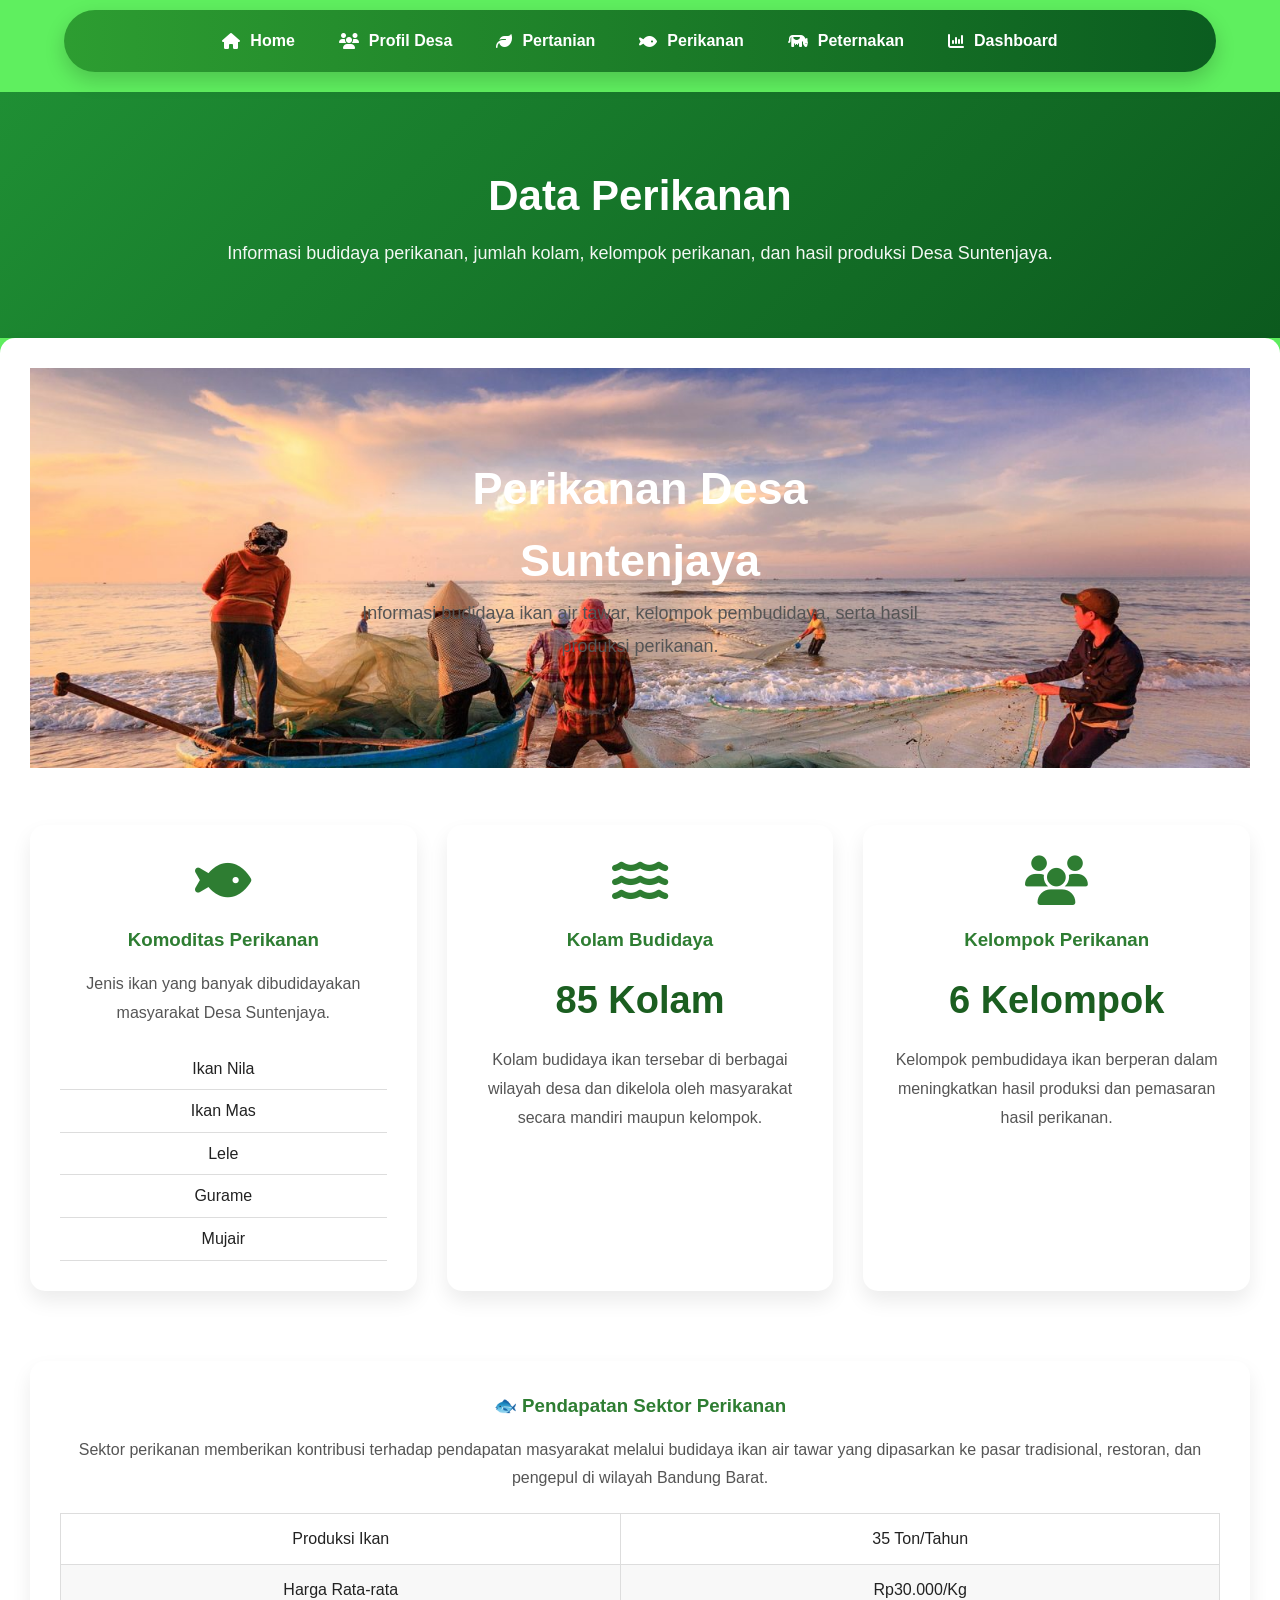
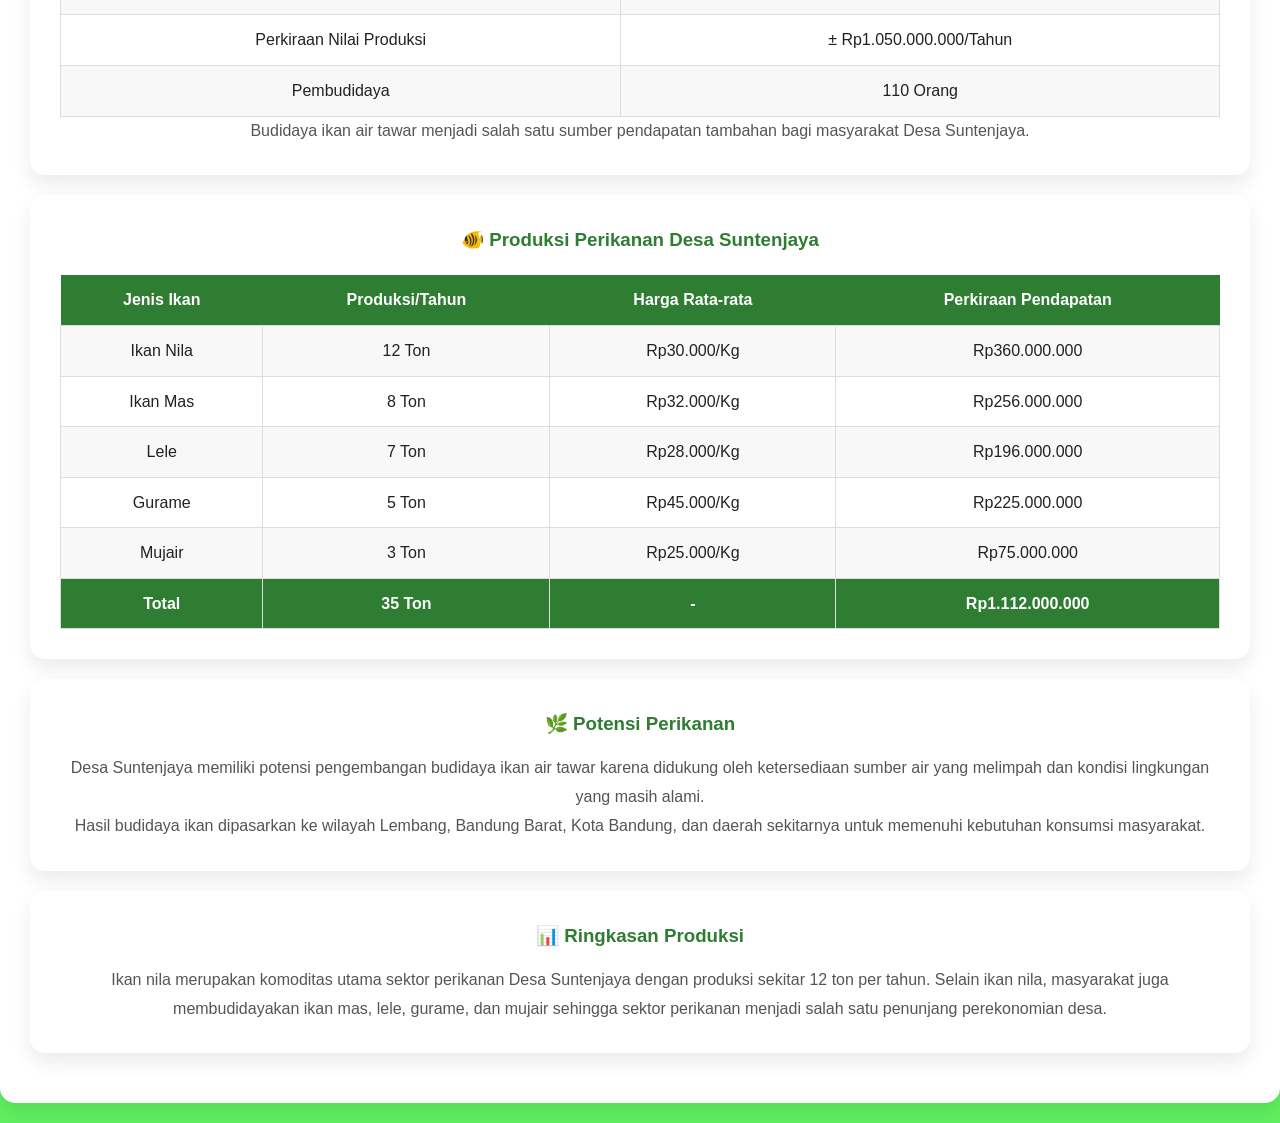
<file: perikanan.html>
<!DOCTYPE html>
<html lang="id">
<head>
<meta charset="UTF-8">
<meta name="viewport" content="width=device-width, initial-scale=1.0">

<title>Perikanan Desa Suntenjaya</title>

<link rel="stylesheet" href="style.css">

<link rel="stylesheet"
href="https://cdnjs.cloudflare.com/ajax/libs/font-awesome/6.5.0/css/all.min.css">

</head>

<body>
<nav class="navbar">
    <div class="container nav-container">
      <ul class="nav-menu">
        <li><a href="index.html"><i class="fa-solid fa-house"></i> Home</a></li>
        <li><a href="profil.html"><i class="fa-solid fa-users"></i> Profil Desa</a></li>
        <li><a href="pertanian.html"><i class="fa-solid fa-leaf"></i> Pertanian</a></li>
        <li><a href="perikanan.html"><i class="fa-solid fa-fish"></i> Perikanan</a></li>
        <li><a href="peternakan.html"><i class="fa-solid fa-cow"></i> Peternakan</a></li>
        <li><a href="dashboard.html"><i class="fa-solid fa-chart-column"></i> Dashboard</a></li>
      </ul>
    </div>
  </nav>
<!-- HEADER -->
<section class="page-header">

<h1>Data Perikanan</h1>

<p>
Informasi budidaya perikanan, jumlah kolam, kelompok perikanan,
dan hasil produksi Desa Suntenjaya.
</p>

</section>
<div class="info-card">
  <section class="hero-pertanian">

    <img src="gambar/perikanan.jpg">

    <div class="hero-text">

        <h1>Perikanan Desa Suntenjaya</h1>

        <p>
   Informasi budidaya ikan air tawar,
kelompok pembudidaya,
serta hasil produksi perikanan.
        </p>

    </div>

</section>

<!-- INFORMASI -->
<section class="info-pertanian">

<div class="info-card">

<i class="fa-solid fa-fish"></i>

<h3>Komoditas Perikanan</h3>

<p>
Jenis ikan yang banyak dibudidayakan masyarakat Desa Suntenjaya.
</p>

<ul>

<li>Ikan Nila</li>
<li>Ikan Mas</li>
<li>Lele</li>
<li>Gurame</li>
<li>Mujair</li>

</ul>

</div>

<div class="info-card">

<i class="fa-solid fa-water"></i>

<h3>Kolam Budidaya</h3>

<h2>85 Kolam</h2>

<p>

Kolam budidaya ikan tersebar di berbagai wilayah desa
dan dikelola oleh masyarakat secara mandiri maupun kelompok.

</p>

</div>

<div class="info-card">

<i class="fa-solid fa-users"></i>

<h3>Kelompok Perikanan</h3>

<h2>6 Kelompok</h2>

<p>

Kelompok pembudidaya ikan berperan dalam meningkatkan
hasil produksi dan pemasaran hasil perikanan.

</p>

</div>

</section>

<!-- PENDAPATAN -->
<div class="info-card">

<h3>🐟 Pendapatan Sektor Perikanan</h3>

<p>

Sektor perikanan memberikan kontribusi terhadap
pendapatan masyarakat melalui budidaya ikan air tawar
yang dipasarkan ke pasar tradisional, restoran,
dan pengepul di wilayah Bandung Barat.

</p>

<table class="table-data">

<tr>

<td>Produksi Ikan</td>

<td>35 Ton/Tahun</td>

</tr>

<tr>

<td>Harga Rata-rata</td>

<td>Rp30.000/Kg</td>

</tr>

<tr>

<td>Perkiraan Nilai Produksi</td>

<td>± Rp1.050.000.000/Tahun</td>

</tr>

<tr>

<td>Pembudidaya</td>

<td>110 Orang</td>

</tr>

</table>

<p>

Budidaya ikan air tawar menjadi salah satu sumber
pendapatan tambahan bagi masyarakat Desa Suntenjaya.

</p>

</div>

<!-- HASIL PRODUKSI -->
<div class="info-card">

<h3>🐠 Produksi Perikanan Desa Suntenjaya</h3>

<table class="table-data">

<tr>

<th>Jenis Ikan</th>

<th>Produksi/Tahun</th>

<th>Harga Rata-rata</th>

<th>Perkiraan Pendapatan</th>

</tr>

<tr>

<td>Ikan Nila</td>

<td>12 Ton</td>

<td>Rp30.000/Kg</td>

<td>Rp360.000.000</td>

</tr>

<tr>

<td>Ikan Mas</td>

<td>8 Ton</td>

<td>Rp32.000/Kg</td>

<td>Rp256.000.000</td>

</tr>

<tr>

<td>Lele</td>

<td>7 Ton</td>

<td>Rp28.000/Kg</td>

<td>Rp196.000.000</td>

</tr>

<tr>

<td>Gurame</td>

<td>5 Ton</td>

<td>Rp45.000/Kg</td>

<td>Rp225.000.000</td>

</tr>

<tr>

<td>Mujair</td>

<td>3 Ton</td>

<td>Rp25.000/Kg</td>

<td>Rp75.000.000</td>

</tr>

<tr style="background:#2e7d32;color:white;font-weight:bold;">

<td>Total</td>

<td>35 Ton</td>

<td>-</td>

<td>Rp1.112.000.000</td>

</tr>

</table>

</div>

<!-- POTENSI -->
<div class="info-card">

<h3>🌿 Potensi Perikanan</h3>

<p>

Desa Suntenjaya memiliki potensi pengembangan
budidaya ikan air tawar karena didukung oleh
ketersediaan sumber air yang melimpah dan kondisi
lingkungan yang masih alami.

</p>

<p>

Hasil budidaya ikan dipasarkan ke wilayah Lembang,
Bandung Barat, Kota Bandung, dan daerah sekitarnya
untuk memenuhi kebutuhan konsumsi masyarakat.

</p>

</div>

<!-- RINGKASAN -->
<div class="info-card">

<h3>📊 Ringkasan Produksi</h3>

<p>

Ikan nila merupakan komoditas utama sektor
perikanan Desa Suntenjaya dengan produksi
sekitar 12 ton per tahun.

Selain ikan nila, masyarakat juga membudidayakan
ikan mas, lele, gurame, dan mujair sehingga
sektor perikanan menjadi salah satu penunjang
perekonomian desa.

</p>

</div>

</body>
</html>
</file>
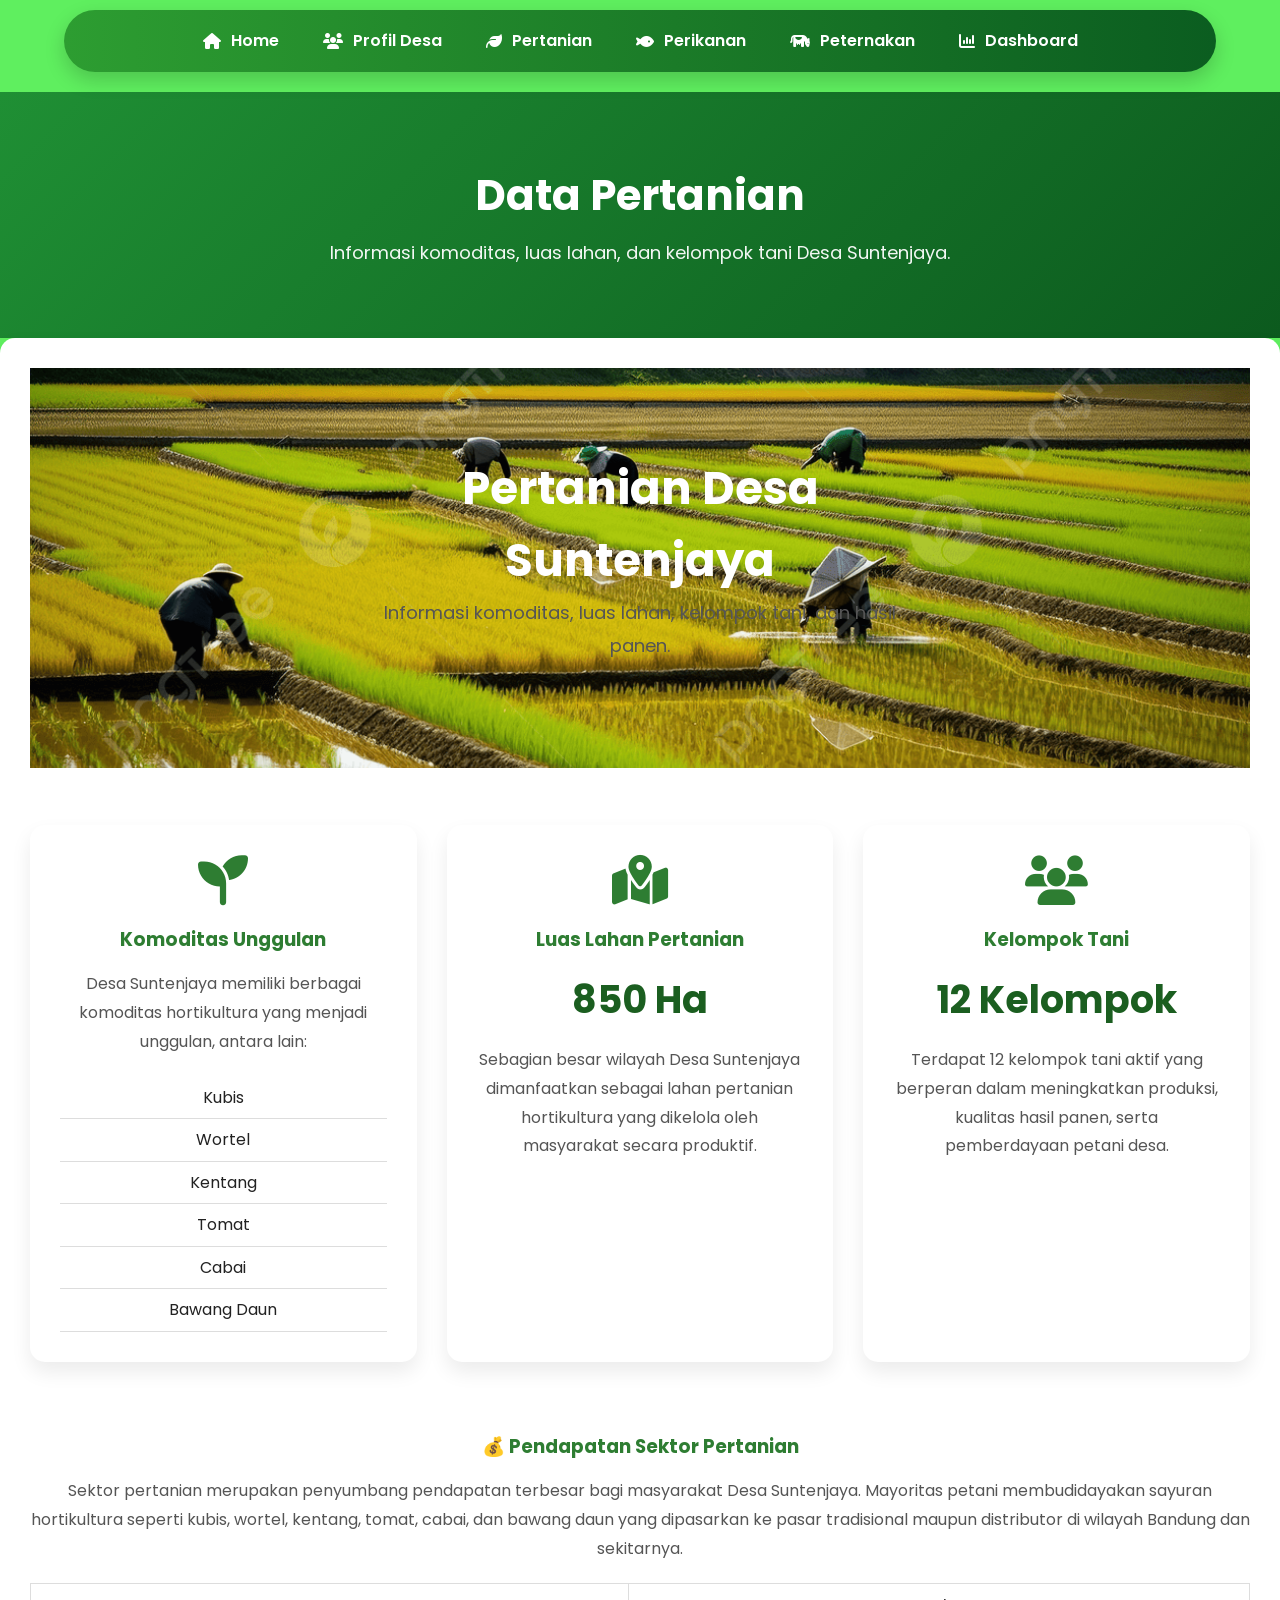
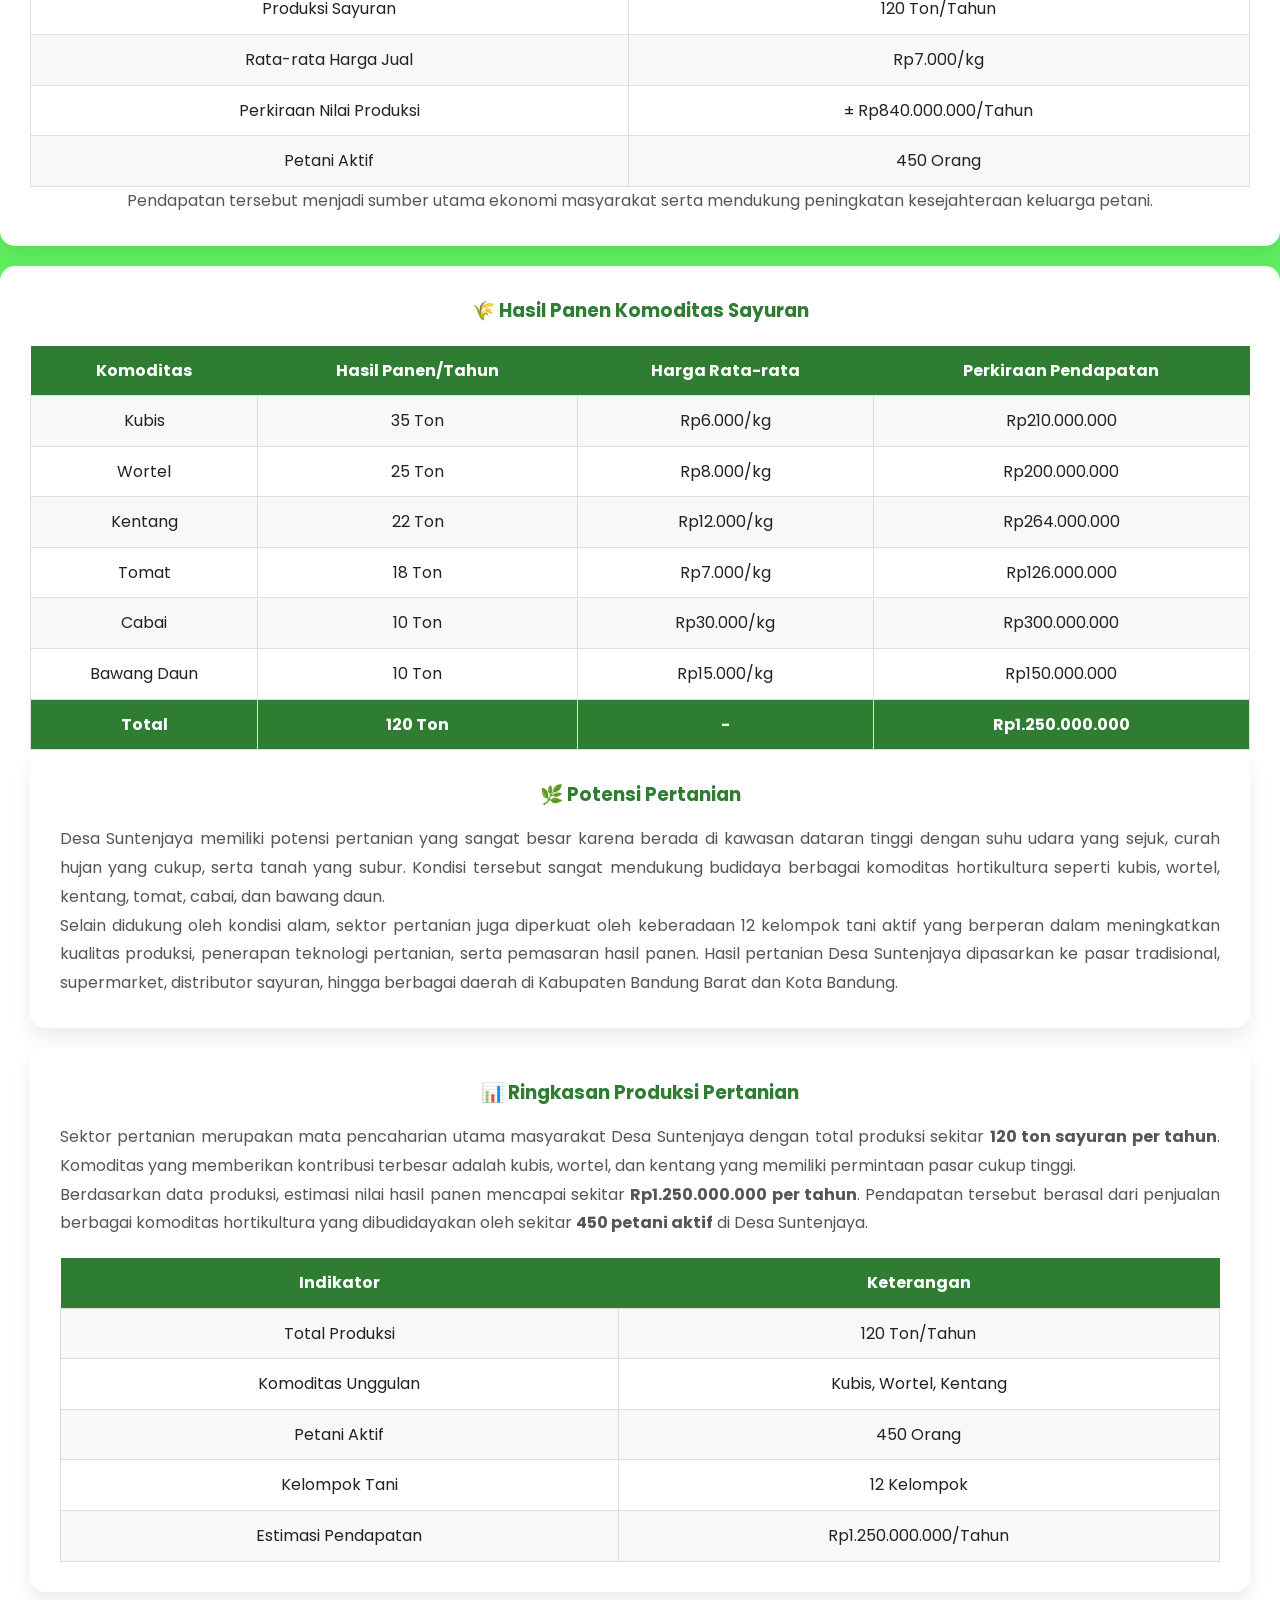
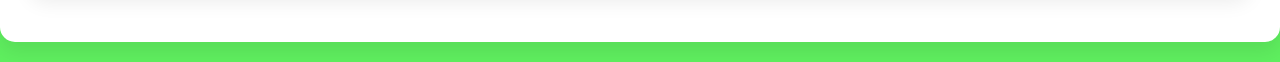
<file: pertanian.html>
<!DOCTYPE html>
<html lang="id">
<head>
  <meta charset="UTF-8">
  <meta name="viewport" content="width=device-width, initial-scale=1.0">
  <title>Pertanian - Suntenjaya</title>
  <link rel="preconnect" href="https://fonts.googleapis.com">
  <link rel="preconnect" href="https://fonts.gstatic.com" crossorigin>
  <link href="https://fonts.googleapis.com/css2?family=Poppins:wght@300;400;500;600;700;800&display=swap" rel="stylesheet">
  <link rel="stylesheet" href="https://cdnjs.cloudflare.com/ajax/libs/font-awesome/6.5.0/css/all.min.css">
  <link rel="stylesheet" href="style.css">
</head>

<body>

  <nav class="navbar">
    <div class="container nav-container">
      <ul class="nav-menu">
        <li><a href="index.html"><i class="fa-solid fa-house"></i> Home</a></li>
        <li><a href="profil.html"><i class="fa-solid fa-users"></i> Profil Desa</a></li>
        <li><a href="pertanian.html"><i class="fa-solid fa-leaf"></i> Pertanian</a></li>
        <li><a href="perikanan.html"><i class="fa-solid fa-fish"></i> Perikanan</a></li>
        <li><a href="peternakan.html"><i class="fa-solid fa-cow"></i> Peternakan</a></li>
        <li><a href="dashboard.html"><i class="fa-solid fa-chart-column"></i> Dashboard</a></li>
      </ul>
    </div>
  </nav>

  <section class="page-header">
    <div class="container">
      <h1>Data Pertanian</h1>
      <p>Informasi komoditas, luas lahan, dan kelompok tani Desa Suntenjaya.</p>
    </div>
  </section>
<div class="info-card">
  <section class="hero-pertanian">

    <img src="gambar/pertanian.jpg">

    <div class="hero-text">

        <h1>Pertanian Desa Suntenjaya</h1>

        <p>
            Informasi komoditas, luas lahan,
            kelompok tani, dan hasil panen.
        </p>

    </div>

</section>

  <!-- INFORMASI PERTANIAN -->
<section class="info-pertanian">

    <div class="info-card">
        <i class="fa-solid fa-seedling"></i>
        <h3>Komoditas Unggulan</h3>

        <p>
            Desa Suntenjaya memiliki berbagai komoditas hortikultura yang menjadi
            unggulan, antara lain:
        </p>

        <ul>
            <li>Kubis</li>
            <li>Wortel</li>
            <li>Kentang</li>
            <li>Tomat</li>
            <li>Cabai</li>
            <li>Bawang Daun</li>
        </ul>
    </div>

    <div class="info-card">
        <i class="fa-solid fa-map-location-dot"></i>
        <h3>Luas Lahan Pertanian</h3>

        <h2>850 Ha</h2>

        <p>
            Sebagian besar wilayah Desa Suntenjaya dimanfaatkan sebagai lahan
            pertanian hortikultura yang dikelola oleh masyarakat secara produktif.
        </p>
    </div>

    <div class="info-card">
        <i class="fa-solid fa-users"></i>
        <h3>Kelompok Tani</h3>

        <h2>12 Kelompok</h2>

        <p>
            Terdapat 12 kelompok tani aktif yang berperan dalam meningkatkan
            produksi, kualitas hasil panen, serta pemberdayaan petani desa.
        </p>
    </div>

</section>
<h3>💰 Pendapatan Sektor Pertanian</h3>

<p>
Sektor pertanian merupakan penyumbang pendapatan terbesar bagi masyarakat Desa Suntenjaya.
Mayoritas petani membudidayakan sayuran hortikultura seperti kubis, wortel, kentang, tomat,
cabai, dan bawang daun yang dipasarkan ke pasar tradisional maupun distributor di wilayah
Bandung dan sekitarnya.
</p>

<table class="table-data">

<tr>
<td>Produksi Sayuran</td>
<td>120 Ton/Tahun</td>
</tr>

<tr>
<td>Rata-rata Harga Jual</td>
<td>Rp7.000/kg</td>
</tr>

<tr>
<td>Perkiraan Nilai Produksi</td>
<td>± Rp840.000.000/Tahun</td>
</tr>

<tr>
<td>Petani Aktif</td>
<td>450 Orang</td>
</tr>

</table>

<p>
Pendapatan tersebut menjadi sumber utama ekonomi masyarakat serta mendukung peningkatan
kesejahteraan keluarga petani.
</p>

</div>
  <div class="info-card">

<h3>🌾 Hasil Panen Komoditas Sayuran</h3>

<table class="table-data">

<tr>
<th>Komoditas</th>
<th>Hasil Panen/Tahun</th>
<th>Harga Rata-rata</th>
<th>Perkiraan Pendapatan</th>
</tr>

<tr>
<td>Kubis</td>
<td>35 Ton</td>
<td>Rp6.000/kg</td>
<td>Rp210.000.000</td>
</tr>

<tr>
<td>Wortel</td>
<td>25 Ton</td>
<td>Rp8.000/kg</td>
<td>Rp200.000.000</td>
</tr>

<tr>
<td>Kentang</td>
<td>22 Ton</td>
<td>Rp12.000/kg</td>
<td>Rp264.000.000</td>
</tr>

<tr>
<td>Tomat</td>
<td>18 Ton</td>
<td>Rp7.000/kg</td>
<td>Rp126.000.000</td>
</tr>

<tr>
<td>Cabai</td>
<td>10 Ton</td>
<td>Rp30.000/kg</td>
<td>Rp300.000.000</td>
</tr>

<tr>
<td>Bawang Daun</td>
<td>10 Ton</td>
<td>Rp15.000/kg</td>
<td>Rp150.000.000</td>
</tr>

<tr style="background:#2e7d32;color:rgb(252, 255, 254);font-weight:bold;">
<td>Total</td>
<td>120 Ton</td>
<td>-</td>
<td>Rp1.250.000.000</td>
</tr>

</table>

<!-- POTENSI PERTANIAN -->
<div class="info-card">

    <h3>🌿 Potensi Pertanian</h3>

    <p style="text-align: justify; line-height: 1.8;">

        Desa Suntenjaya memiliki potensi pertanian yang sangat besar karena berada di
        kawasan dataran tinggi dengan suhu udara yang sejuk, curah hujan yang cukup,
        serta tanah yang subur. Kondisi tersebut sangat mendukung budidaya berbagai
        komoditas hortikultura seperti kubis, wortel, kentang, tomat, cabai,
        dan bawang daun.

    </p>

    <p style="text-align: justify; line-height: 1.8;">

        Selain didukung oleh kondisi alam, sektor pertanian juga diperkuat oleh
        keberadaan 12 kelompok tani aktif yang berperan dalam meningkatkan kualitas
        produksi, penerapan teknologi pertanian, serta pemasaran hasil panen.
        Hasil pertanian Desa Suntenjaya dipasarkan ke pasar tradisional,
        supermarket, distributor sayuran, hingga berbagai daerah di Kabupaten
        Bandung Barat dan Kota Bandung.

    </p>

</div>
<!-- RINGKASAN PRODUKSI -->
<div class="info-card">

    <h3>📊 Ringkasan Produksi Pertanian</h3>

    <p style="text-align: justify; line-height: 1.8;">

        Sektor pertanian merupakan mata pencaharian utama masyarakat Desa
        Suntenjaya dengan total produksi sekitar <b>120 ton sayuran per tahun</b>.
        Komoditas yang memberikan kontribusi terbesar adalah kubis,
        wortel, dan kentang yang memiliki permintaan pasar cukup tinggi.

    </p>

    <p style="text-align: justify; line-height: 1.8;">

        Berdasarkan data produksi, estimasi nilai hasil panen mencapai sekitar
        <b>Rp1.250.000.000 per tahun</b>. Pendapatan tersebut berasal dari
        penjualan berbagai komoditas hortikultura yang dibudidayakan oleh
        sekitar <b>450 petani aktif</b> di Desa Suntenjaya.

    </p>

    <table class="table-data">

        <tr>
            <th>Indikator</th>
            <th>Keterangan</th>
        </tr>

        <tr>
            <td>Total Produksi</td>
            <td>120 Ton/Tahun</td>
        </tr>

        <tr>
            <td>Komoditas Unggulan</td>
            <td>Kubis, Wortel, Kentang</td>
        </tr>

        <tr>
            <td>Petani Aktif</td>
            <td>450 Orang</td>
        </tr>

        <tr>
            <td>Kelompok Tani</td>
            <td>12 Kelompok</td>
        </tr>

        <tr>
            <td>Estimasi Pendapatan</td>
            <td>Rp1.250.000.000/Tahun</td>
        </tr>

    </table>

</div>
</body>
</html>
</file>
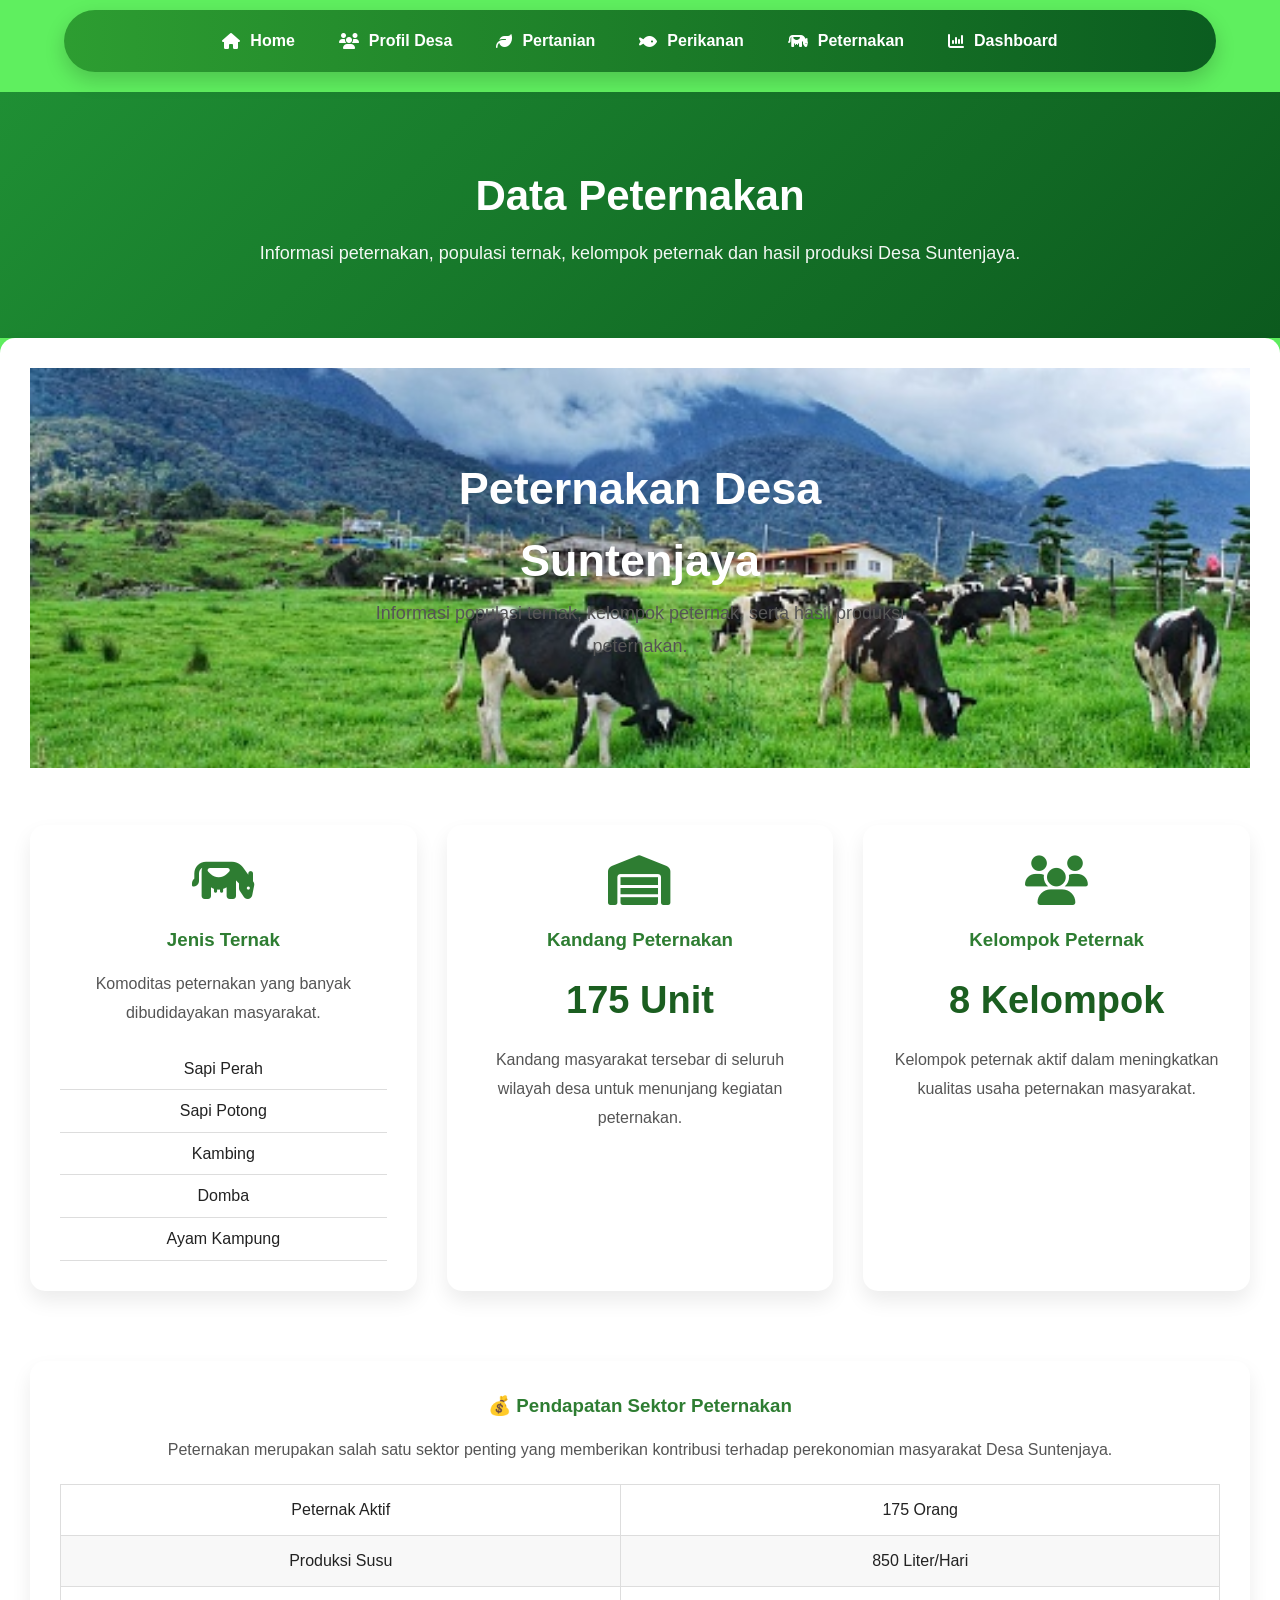
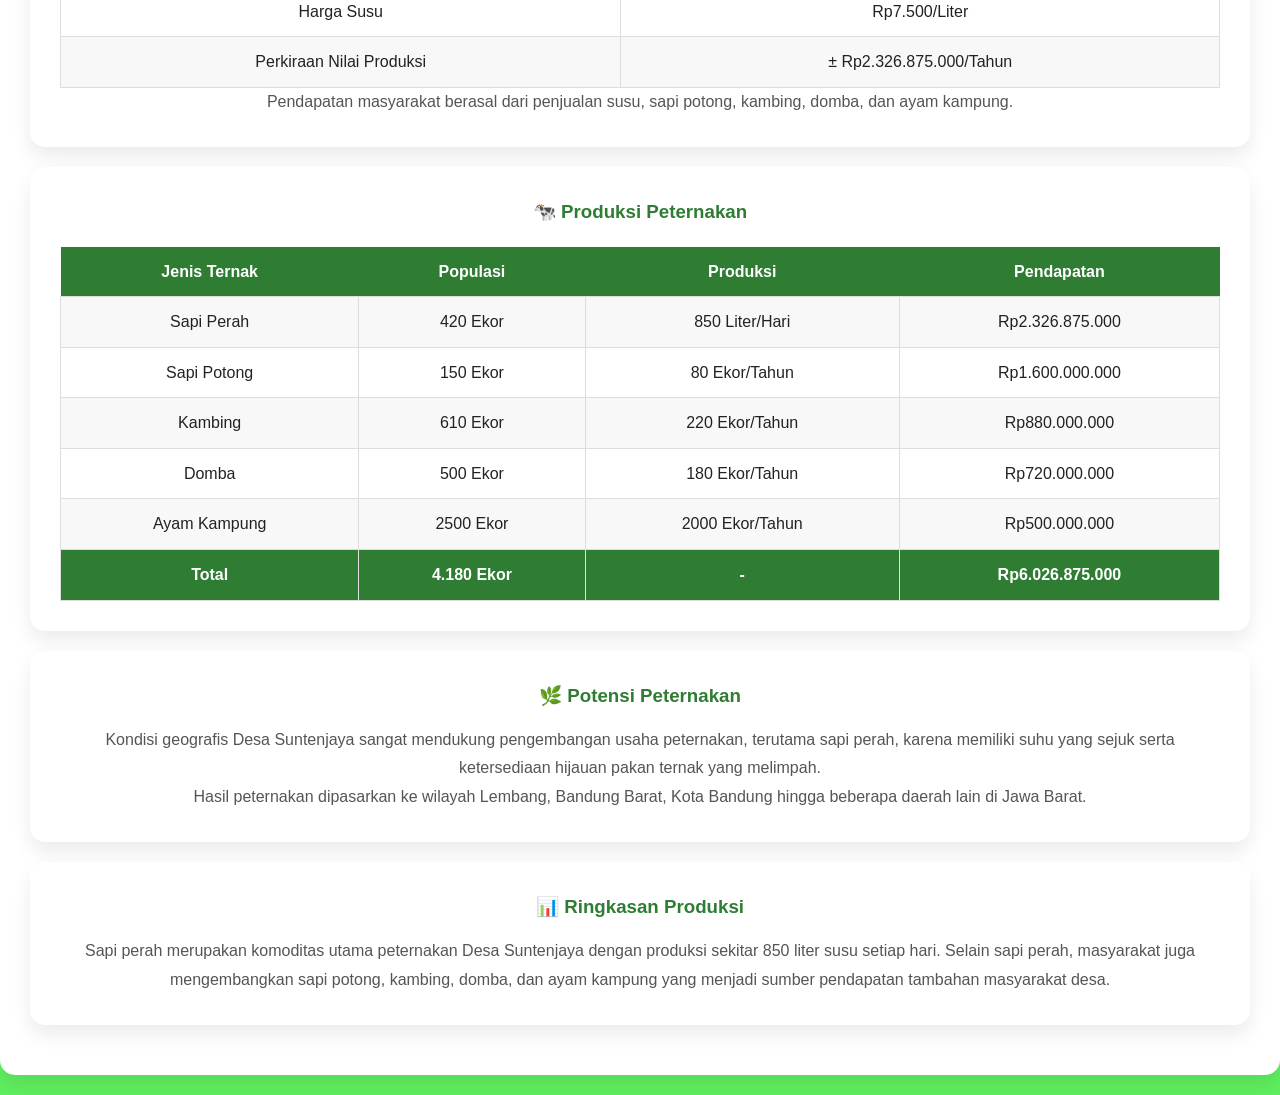
<file: peternakan.html>
<!DOCTYPE html>
<html lang="id">
<head>
<meta charset="UTF-8">
<meta name="viewport" content="width=device-width, initial-scale=1.0">


<title>Peternakan Desa Suntenjaya</title>

<link rel="stylesheet" href="style.css">

<link rel="stylesheet"
href="https://cdnjs.cloudflare.com/ajax/libs/font-awesome/6.5.0/css/all.min.css">

</head>

<body>

 <nav class="navbar">
    <div class="container nav-container">
      <ul class="nav-menu">
        <li><a href="index.html"><i class="fa-solid fa-house"></i> Home</a></li>
        <li><a href="profil.html"><i class="fa-solid fa-users"></i> Profil Desa</a></li>
        <li><a href="pertanian.html"><i class="fa-solid fa-leaf"></i> Pertanian</a></li>
        <li><a href="perikanan.html"><i class="fa-solid fa-fish"></i> Perikanan</a></li>
        <li><a href="peternakan.html"><i class="fa-solid fa-cow"></i> Peternakan</a></li>
        <li><a href="dashboard.html"><i class="fa-solid fa-chart-column"></i> Dashboard</a></li>
      </ul>
    </div>
  </nav>

<section class="page-header">

<h1>Data Peternakan</h1>

<p>
Informasi peternakan, populasi ternak,
kelompok peternak dan hasil produksi
Desa Suntenjaya.
</p>

</section>

<div class="info-card">
  <section class="hero-pertanian">

    <img src="gambar/perternakan.jpg">

    <div class="hero-text">

        <h1>Peternakan Desa Suntenjaya</h1>

        <p>
 Informasi populasi ternak,
kelompok peternak,
serta hasil produksi peternakan.
        </p>

    </div>

</section>

<!-- INFORMASI -->

<section class="info-pertanian">

<div class="info-card">

<i class="fa-solid fa-cow"></i>

<h3>Jenis Ternak</h3>

<p>
Komoditas peternakan yang banyak dibudidayakan masyarakat.
</p>

<ul>

<li>Sapi Perah</li>
<li>Sapi Potong</li>
<li>Kambing</li>
<li>Domba</li>
<li>Ayam Kampung</li>

</ul>

</div>

<div class="info-card">

<i class="fa-solid fa-warehouse"></i>

<h3>Kandang Peternakan</h3>

<h2>175 Unit</h2>

<p>

Kandang masyarakat tersebar di seluruh wilayah desa
untuk menunjang kegiatan peternakan.

</p>

</div>

<div class="info-card">

<i class="fa-solid fa-users"></i>

<h3>Kelompok Peternak</h3>

<h2>8 Kelompok</h2>

<p>

Kelompok peternak aktif dalam meningkatkan kualitas
usaha peternakan masyarakat.

</p>

</div>

</section>

<!-- PENDAPATAN -->

<div class="info-card">

<h3>💰 Pendapatan Sektor Peternakan</h3>

<p>

Peternakan merupakan salah satu sektor penting
yang memberikan kontribusi terhadap perekonomian
masyarakat Desa Suntenjaya.

</p>

<table class="table-data">

<tr>

<td>Peternak Aktif</td>

<td>175 Orang</td>

</tr>

<tr>

<td>Produksi Susu</td>

<td>850 Liter/Hari</td>

</tr>

<tr>

<td>Harga Susu</td>

<td>Rp7.500/Liter</td>

</tr>

<tr>

<td>Perkiraan Nilai Produksi</td>

<td>± Rp2.326.875.000/Tahun</td>

</tr>

</table>

<p>

Pendapatan masyarakat berasal dari penjualan susu,
sapi potong, kambing, domba, dan ayam kampung.

</p>

</div>

<!-- PRODUKSI -->

<div class="info-card">

<h3>🐄 Produksi Peternakan</h3>

<table class="table-data">

<tr>

<th>Jenis Ternak</th>

<th>Populasi</th>

<th>Produksi</th>

<th>Pendapatan</th>

</tr>

<tr>

<td>Sapi Perah</td>

<td>420 Ekor</td>

<td>850 Liter/Hari</td>

<td>Rp2.326.875.000</td>

</tr>

<tr>

<td>Sapi Potong</td>

<td>150 Ekor</td>

<td>80 Ekor/Tahun</td>

<td>Rp1.600.000.000</td>

</tr>

<tr>

<td>Kambing</td>

<td>610 Ekor</td>

<td>220 Ekor/Tahun</td>

<td>Rp880.000.000</td>

</tr>

<tr>

<td>Domba</td>

<td>500 Ekor</td>

<td>180 Ekor/Tahun</td>

<td>Rp720.000.000</td>

</tr>

<tr>

<td>Ayam Kampung</td>

<td>2500 Ekor</td>

<td>2000 Ekor/Tahun</td>

<td>Rp500.000.000</td>

</tr>

<tr style="background:#2e7d32;color:white;font-weight:bold;">

<td>Total</td>

<td>4.180 Ekor</td>

<td>-</td>

<td>Rp6.026.875.000</td>

</tr>

</table>

</div>

<!-- POTENSI -->

<div class="info-card">

<h3>🌿 Potensi Peternakan</h3>

<p>

Kondisi geografis Desa Suntenjaya sangat mendukung
pengembangan usaha peternakan, terutama sapi perah,
karena memiliki suhu yang sejuk serta ketersediaan
hijauan pakan ternak yang melimpah.

</p>

<p>

Hasil peternakan dipasarkan ke wilayah Lembang,
Bandung Barat, Kota Bandung hingga beberapa daerah
lain di Jawa Barat.

</p>

</div>

<!-- RINGKASAN -->

<div class="info-card">

<h3>📊 Ringkasan Produksi</h3>

<p>

Sapi perah merupakan komoditas utama peternakan
Desa Suntenjaya dengan produksi sekitar
850 liter susu setiap hari.

Selain sapi perah, masyarakat juga
mengembangkan sapi potong, kambing,
domba, dan ayam kampung yang menjadi
sumber pendapatan tambahan masyarakat desa.

</p>

</div>

</body>
</html>
</file>
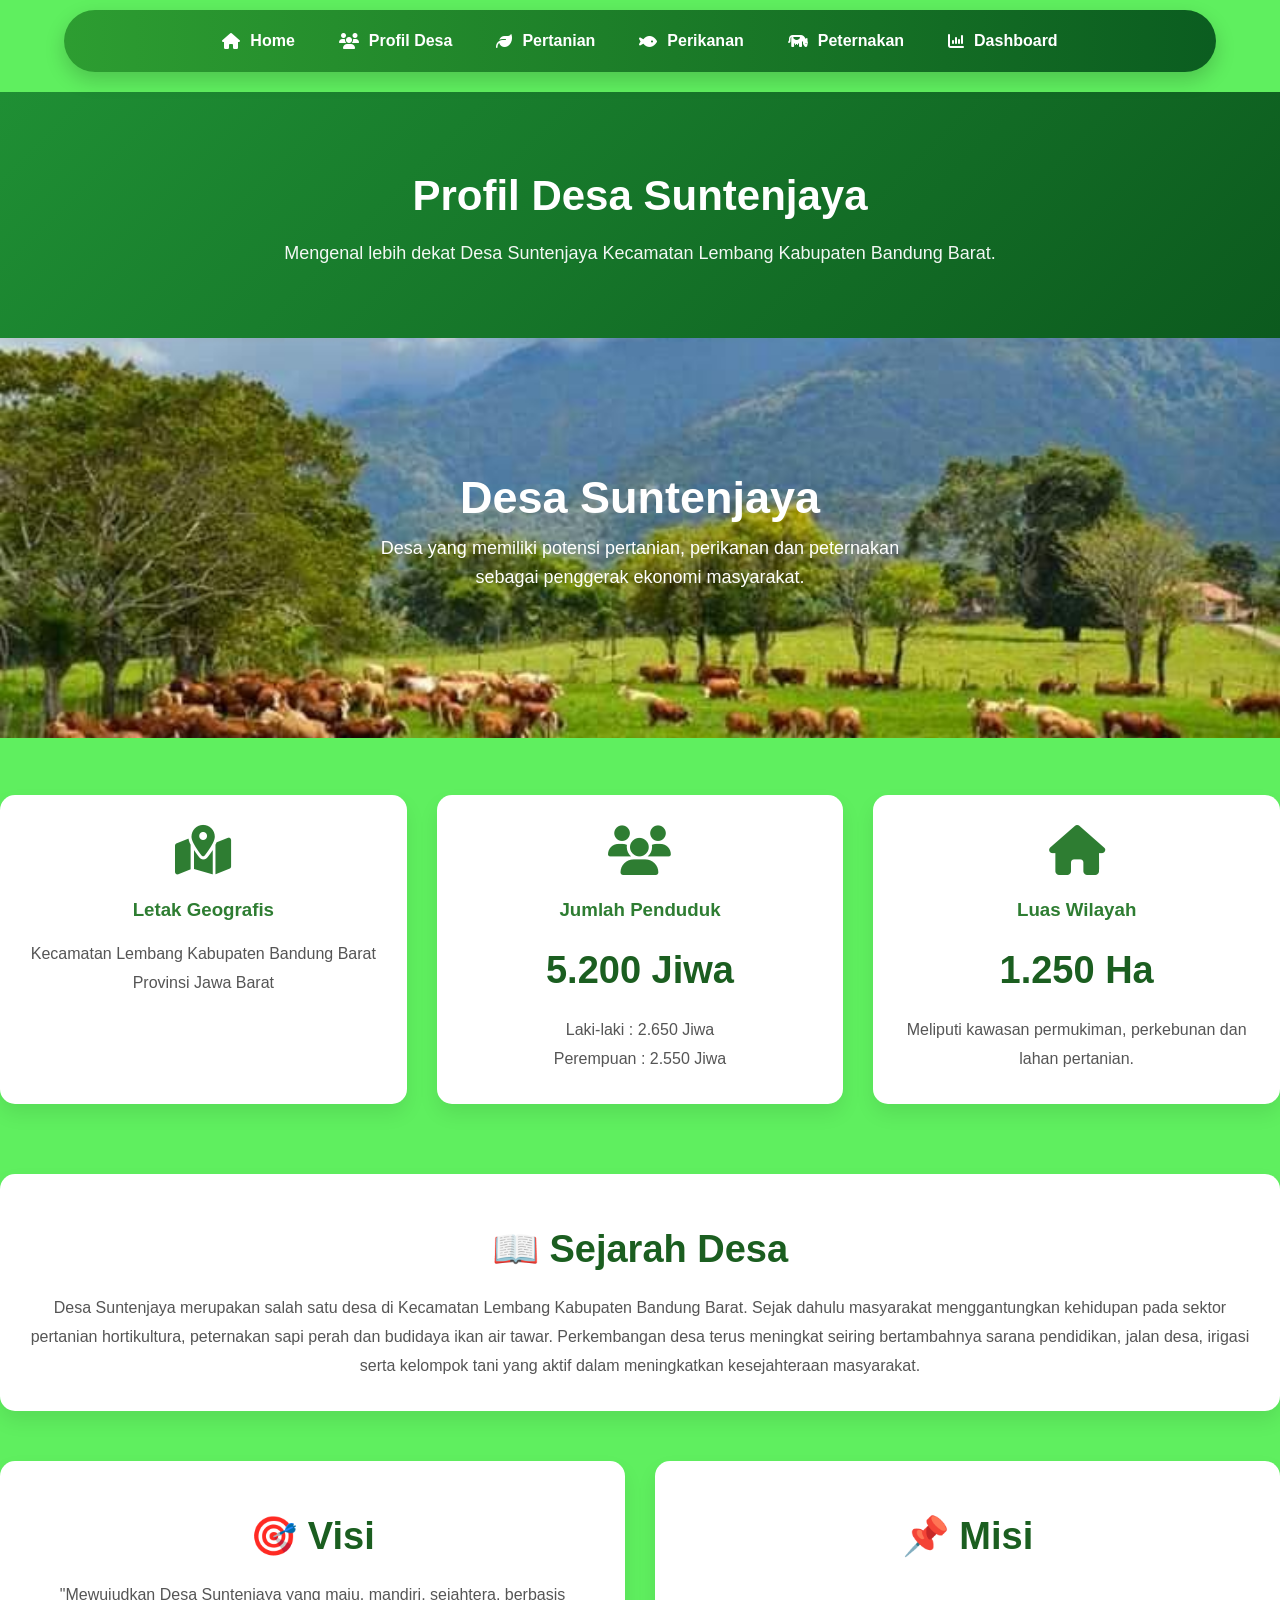
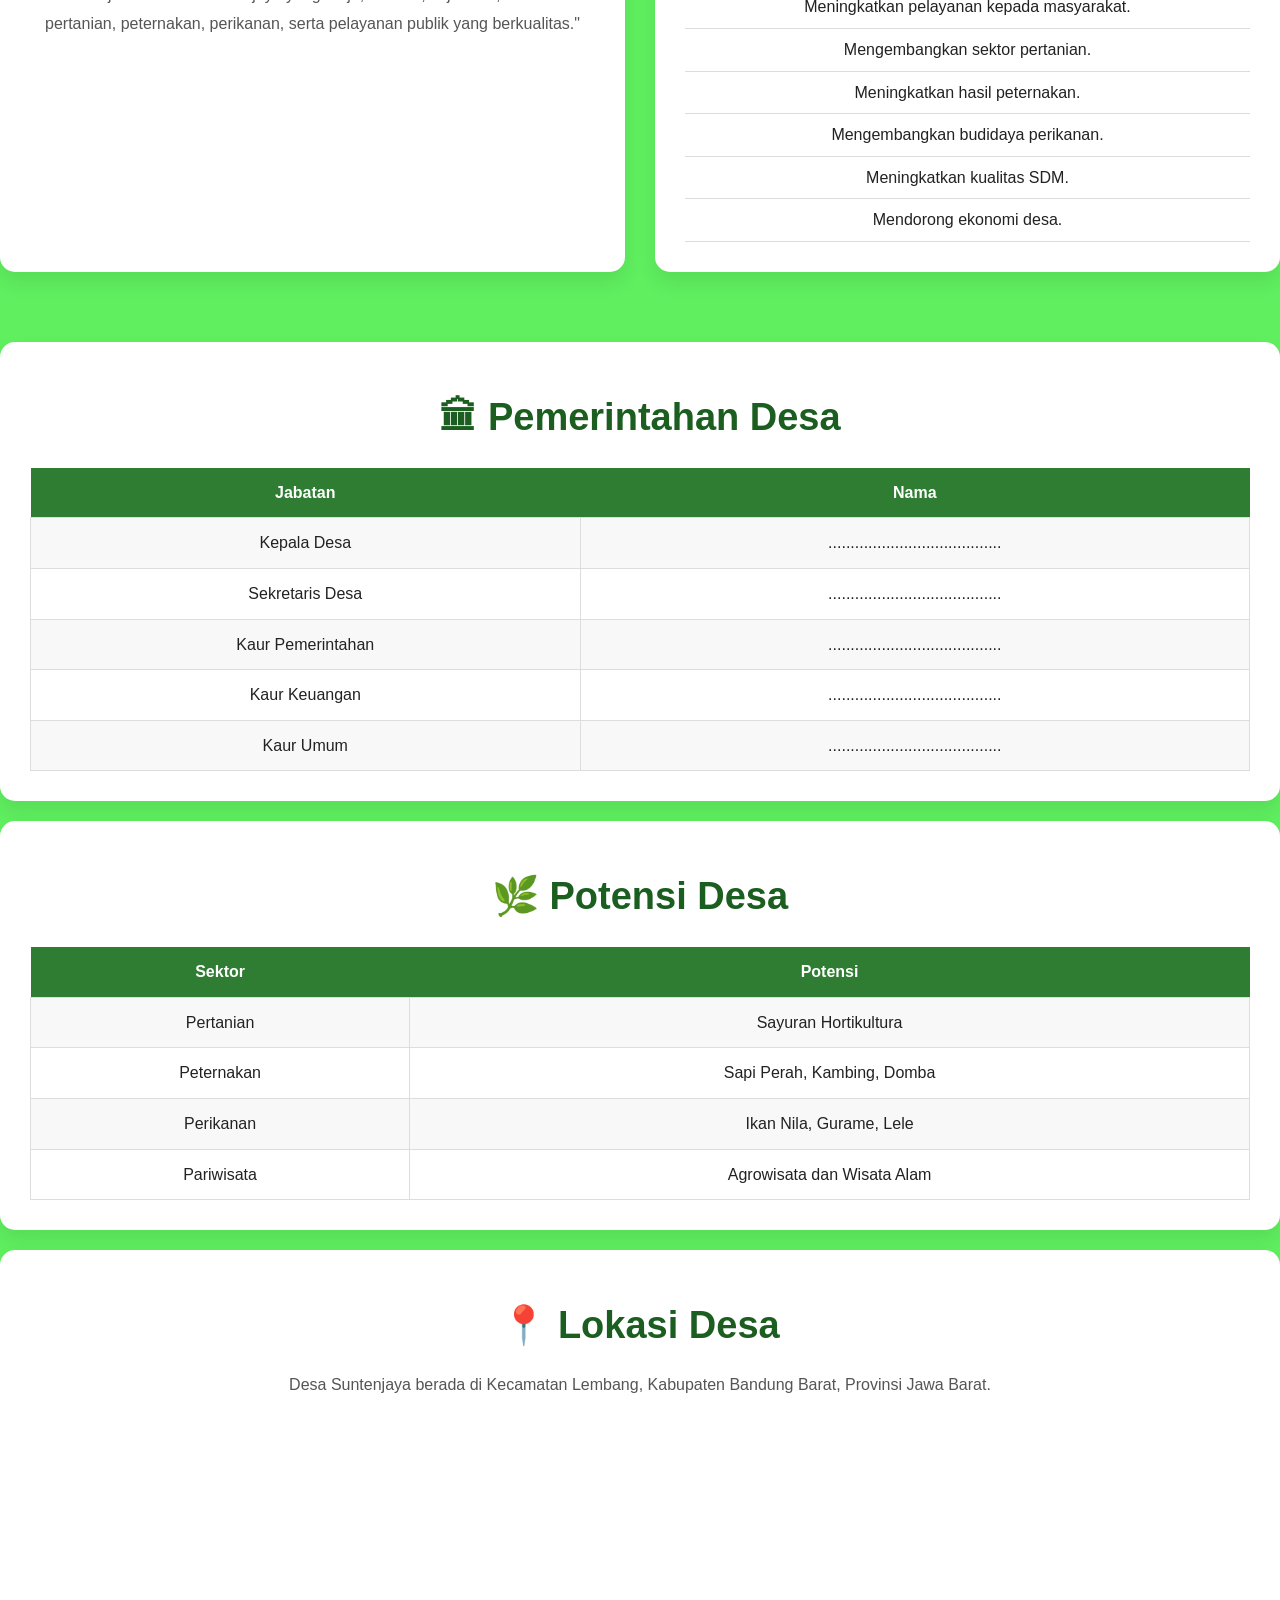
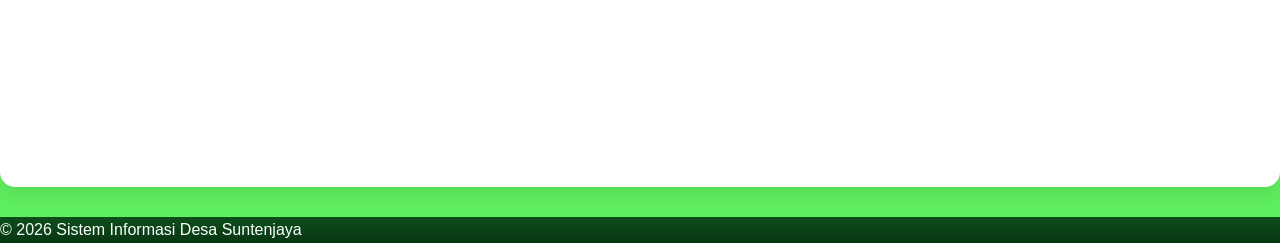
<file: profil.html>
<!DOCTYPE html>
<html lang="id">

<head>

<meta charset="UTF-8">
<meta name="viewport" content="width=device-width, initial-scale=1.0">

<title>Profil Desa Suntenjaya</title>

<link rel="stylesheet" href="style.css">

<link rel="stylesheet"
href="https://cdnjs.cloudflare.com/ajax/libs/font-awesome/6.5.0/css/all.min.css">

</head>

<body>

  <nav class="navbar">
    <div class="container nav-container">
      <ul class="nav-menu">
        <li><a href="index.html"><i class="fa-solid fa-house"></i> Home</a></li>
        <li><a href="profil.html"><i class="fa-solid fa-users"></i> Profil Desa</a></li>
        <li><a href="pertanian.html"><i class="fa-solid fa-leaf"></i> Pertanian</a></li>
        <li><a href="perikanan.html"><i class="fa-solid fa-fish"></i> Perikanan</a></li>
        <li><a href="peternakan.html"><i class="fa-solid fa-cow"></i> Peternakan</a></li>
        <li><a href="dashboard.html"><i class="fa-solid fa-chart-column"></i> Dashboard</a></li>
      </ul>
    </div>
  </nav>


<section class="page-header">

<h1>Profil Desa Suntenjaya</h1>

<p>
Mengenal lebih dekat Desa Suntenjaya
Kecamatan Lembang Kabupaten Bandung Barat.
</p>

</section>

  <section class="hero-pertanian">

    <img src="gambar/profil.jpeg">

    <div class="hero-text">

        <h1>Desa Suntenjaya</h1>

        <p>
  Desa yang memiliki potensi pertanian,
perikanan dan peternakan sebagai
penggerak ekonomi masyarakat.
        </p>

    </div>

</section>
<!-- INFORMASI -->

<section class="info-pertanian">

<div class="info-card">

<i class="fa-solid fa-map-location-dot"></i>

<h3>Letak Geografis</h3>

<p>

Kecamatan Lembang
Kabupaten Bandung Barat
Provinsi Jawa Barat

</p>

</div>

<div class="info-card">

<i class="fa-solid fa-users"></i>

<h3>Jumlah Penduduk</h3>

<h2>5.200 Jiwa</h2>

<p>

Laki-laki : 2.650 Jiwa

<br>

Perempuan : 2.550 Jiwa

</p>

</div>

<div class="info-card">

<i class="fa-solid fa-house"></i>

<h3>Luas Wilayah</h3>

<h2>1.250 Ha</h2>

<p>

Meliputi kawasan permukiman,
perkebunan dan lahan pertanian.

</p>

</div>

</section>

<!-- SEJARAH -->

<div class="info-card">

<h2>📖 Sejarah Desa</h2>

<p>

Desa Suntenjaya merupakan salah satu desa
di Kecamatan Lembang Kabupaten Bandung Barat.

Sejak dahulu masyarakat menggantungkan
kehidupan pada sektor pertanian hortikultura,
peternakan sapi perah dan budidaya ikan air tawar.

Perkembangan desa terus meningkat seiring
bertambahnya sarana pendidikan,
jalan desa, irigasi serta kelompok tani
yang aktif dalam meningkatkan kesejahteraan masyarakat.

</p>

</div>

<!-- VISI MISI -->

<section class="info-pertanian">

<div class="info-card">

<h2>🎯 Visi</h2>

<p>

"Mewujudkan Desa Suntenjaya yang maju,
mandiri, sejahtera,
berbasis pertanian,
peternakan,
perikanan,
serta pelayanan publik yang berkualitas."

</p>

</div>

<div class="info-card">

<h2>📌 Misi</h2>

<ul>

<li>Meningkatkan pelayanan kepada masyarakat.</li>

<li>Mengembangkan sektor pertanian.</li>

<li>Meningkatkan hasil peternakan.</li>

<li>Mengembangkan budidaya perikanan.</li>

<li>Meningkatkan kualitas SDM.</li>

<li>Mendorong ekonomi desa.</li>

</ul>

</div>

</section>

<!-- PEMERINTAH -->

<div class="info-card">

<h2>🏛 Pemerintahan Desa</h2>

<table class="table-data">

<tr>

<th>Jabatan</th>

<th>Nama</th>

</tr>

<tr>

<td>Kepala Desa</td>

<td>.......................................</td>

</tr>

<tr>

<td>Sekretaris Desa</td>

<td>.......................................</td>

</tr>

<tr>

<td>Kaur Pemerintahan</td>

<td>.......................................</td>

</tr>

<tr>

<td>Kaur Keuangan</td>

<td>.......................................</td>

</tr>

<tr>

<td>Kaur Umum</td>

<td>.......................................</td>

</tr>

</table>

</div>

<!-- POTENSI -->

<div class="info-card">

<h2>🌿 Potensi Desa</h2>

<table class="table-data">

<tr>

<th>Sektor</th>

<th>Potensi</th>

</tr>

<tr>

<td>Pertanian</td>

<td>Sayuran Hortikultura</td>

</tr>

<tr>

<td>Peternakan</td>

<td>Sapi Perah, Kambing, Domba</td>

</tr>

<tr>

<td>Perikanan</td>

<td>Ikan Nila, Gurame, Lele</td>

</tr>

<tr>

<td>Pariwisata</td>

<td>Agrowisata dan Wisata Alam</td>

</tr>

</table>

</div>

<!-- PETA -->

<div class="info-card">

<h2>📍 Lokasi Desa</h2>

<p>

Desa Suntenjaya berada di Kecamatan Lembang,
Kabupaten Bandung Barat,
Provinsi Jawa Barat.

</p>

<iframe

src="https://www.google.com/maps?q=Desa+Suntenjaya+Lembang&output=embed"

width="100%"

height="350"

style="border:0;border-radius:15px;"

loading="lazy">

</iframe>

</div>

<!-- FOOTER -->

<footer class="footer">

<p>

© 2026 Sistem Informasi Desa Suntenjaya

</p>

</footer>

</body>

</html>
</file>
<file: style.css>
* {
  margin: 0;
  padding: 0;
  box-sizing: border-box;
  font-family: 'Poppins', sans-serif;
}

body {
  background: #5fef5f;
  color: #222;
  line-height: 1.6;
}

.container {
  width: 90%;
  max-width: 1200px;
  margin: auto;
}

/* TOPBAR */
.topbar {
  background: linear-gradient(90deg, #0f5f1c, #1e8a34);
  color: #fff;
  font-size: 14px;
  padding: 10px 0;
}

.topbar-content {
  display: flex;
  justify-content: space-between;
  align-items: center;
  gap: 20px;
}

.top-left {
  display: flex;
  gap: 25px;
  flex-wrap: wrap;
}

.top-left span i {
  margin-right: 8px;
}

.top-right a {
  color: #fff;
  margin-left: 15px;
  font-size: 16px;
  transition: 0.3s;
}

.top-right a:hover {
  color: #d9ffd8;
}

/* HEADER */
.main-header {
  background: #f7f9f7;
  padding: 30px 0 20px;
}

.header-wrap {
  display: flex;
  align-items: center;
  gap: 20px;
}

.logo-icon {
  width: 90px;
  height: 90px;
  background: linear-gradient(135deg, #1e8a34, #0f5f1c);
  border-radius: 22px;
  display: flex;
  align-items: center;
  justify-content: center;
  color: #fff;
  font-size: 42px;
  box-shadow: 0 10px 25px rgba(0,0,0,0.15);
}

.header-text h1 {
  font-size: 42px;
  color: #145f23;
  font-weight: 800;
  line-height: 1.2;
}

.header-text p {
  font-size: 20px;
  color: #666;
  margin-top: 6px;
}

/* NAVBAR */
.navbar {
  margin-top: 10px;
  position: relative;
  z-index: 10;
}

.nav-container {
  background: linear-gradient(90deg, #2d9d31, #0b5d20);
  border-radius: 50px;
  box-shadow: 0 8px 20px rgba(0,0,0,0.18);
  padding: 0 20px;
}

.nav-menu {
  list-style: none;
  display: flex;
  justify-content: center;
  align-items: center;
  flex-wrap: wrap;
}

.nav-menu li a {
  display: inline-flex;
  align-items: center;
  gap: 10px;
  color: #fff;
  text-decoration: none;
  padding: 18px 22px;
  font-weight: 600;
  transition: 0.3s ease;
  border-radius: 40px;
}

.nav-menu li a:hover {
  background: rgba(255,255,255,0.15);
}

/* HERO */
.hero {
  position: relative;
  min-height: 560px;
  margin-top: -20px;
  background: url('images/suntenjaya.jpg') center/cover no-repeat;
  display: flex;
  align-items: center;
  overflow: hidden;
}

.hero-overlay {
  position: absolute;
  inset: 0;
  background: linear-gradient(to right, rgba(0,0,0,0.45), rgba(0,0,0,0.25));
}

.hero-content {
  position: relative;
  z-index: 2;
  width: 100%;
  display: flex;
  justify-content: flex-end;
}

.hero-text {
  max-width: 560px;
  color: #fff;
  text-align: left;
  padding: 40px 0;
}

.hero-text h2 {
  font-size: 62px;
  font-weight: 800;
  line-height: 1.1;
  margin-bottom: 18px;
}

.hero-text p {
  font-size: 20px;
  margin-bottom: 28px;
}

.btn-hero {
  display: inline-block;
  background: linear-gradient(90deg, #6cc64c, #49a53b);
  color: #fff;
  text-decoration: none;
  padding: 14px 28px;
  border-radius: 40px;
  font-weight: 600;
  box-shadow: 0 10px 20px rgba(0,0,0,0.18);
  transition: 0.3s;
}

.btn-hero:hover {
  transform: translateY(-3px);
}

.wave-shape {
  position: absolute;
  left: 0;
  right: 0;
  bottom: -1px;
  height: 130px;
  background: #f4f7f4;
  border-top-left-radius: 100% 100px;
  border-top-right-radius: 100% 100px;
  z-index: 2;
}

/* STATS */
.stats-section {
  margin-top: -40px;
  position: relative;
  z-index: 5;
  padding-bottom: 70px;
}

.stats-grid {
  display: grid;
  grid-template-columns: repeat(3, 1fr);
  gap: 28px;
}

.stat-card {
  background: #fff;
  border-radius: 26px;
  padding: 35px 30px;
  box-shadow: 0 15px 30px rgba(0,0,0,0.08);
  text-align: center;
  transition: 0.3s ease;
}

.stat-card:hover {
  transform: translateY(-8px);
}

.stat-icon {
  width: 78px;
  height: 78px;
  border-radius: 50%;
  margin: -70px auto 20px;
  display: flex;
  align-items: center;
  justify-content: center;
  color: #fff;
  font-size: 32px;
  box-shadow: 0 10px 20px rgba(0,0,0,0.15);
}

.green { background: #5cbf4d; }
.yellow { background: #e2b32d; }
.blue { background: #2d7cc7; }

.stat-card h3 {
  font-size: 30px;
  color: #145f23;
  margin-bottom: 10px;
}

.line {
  width: 60px;
  height: 4px;
  border-radius: 4px;
  margin: 0 auto 20px;
}

.green-line { background: #5cbf4d; }
.yellow-line { background: #e2b32d; }
.blue-line { background: #2d7cc7; }

.stat-card h2 {
  font-size: 52px;
  color: #1d8a33;
  margin-bottom: 5px;
}

.stat-card p {
  font-size: 20px;
  margin-bottom: 25px;
  color: #555;
}

.btn-card {
  display: inline-block;
  padding: 12px 24px;
  border-radius: 30px;
  text-decoration: none;
  color: #145f23;
  background: #edf7ed;
  font-weight: 600;
  transition: 0.3s;
}

.btn-card:hover {
  background: #dff0df;
}

/* ABOUT */
.about-section {
  padding: 80px 0;
}

.about-grid {
  display: grid;
  grid-template-columns: 1.2fr 1fr;
  gap: 40px;
  align-items: start;
}

.section-label {
  display: inline-block;
  background: #e8f6ea;
  color: #1a7b2d;
  padding: 8px 16px;
  border-radius: 30px;
  font-size: 14px;
  font-weight: 600;
  margin-bottom: 15px;
}

.about-text h2,
.section-title h2 {
  font-size: 38px;
  color: #145f23;
  margin-bottom: 18px;
}

.about-text p {
  color: #444;
  margin-bottom: 15px;
  font-size: 16px;
}

.about-box {
  background: #fff;
  border-radius: 24px;
  padding: 30px;
  box-shadow: 0 12px 28px rgba(0,0,0,0.08);
}

.about-item {
  display: flex;
  gap: 16px;
  align-items: flex-start;
  padding: 18px 0;
  border-bottom: 1px solid #eee;
}

.about-item:last-child {
  border-bottom: none;
}

.about-item i {
  width: 52px;
  height: 52px;
  border-radius: 14px;
  background: #edf7ed;
  color: #1d8a33;
  display: flex;
  align-items: center;
  justify-content: center;
  font-size: 22px;
}

.about-item h4 {
  font-size: 18px;
  color: #145f23;
  margin-bottom: 4px;
}

/* POTENSI */
.potensi-section {
  padding: 20px 0 90px;
}

.section-title {
  text-align: center;
  margin-bottom: 40px;
}

.potensi-grid {
  display: grid;
  grid-template-columns: repeat(3, 1fr);
  gap: 28px;
}

.potensi-card {
  background: #fff;
  padding: 35px 28px;
  border-radius: 24px;
  box-shadow: 0 12px 28px rgba(0,0,0,0.08);
  text-align: center;
  transition: 0.3s;
}

.potensi-card:hover {
  transform: translateY(-8px);
}

.potensi-card i {
  font-size: 42px;
  color: #1d8a33;
  margin-bottom: 18px;
}

.potensi-card h3 {
  font-size: 24px;
  color: #145f23;
  margin-bottom: 12px;
}

.potensi-card p {
  color: #555;
}

/* FOOTER */
.footer {
  background: linear-gradient(180deg, #0d4e1a, #083713);
  color: #fff;
  margin-top: 30px;
}

.footer-grid {
  display: grid;
  grid-template-columns: 1.3fr 1fr 1fr;
  gap: 40px;
  padding: 60px 0 40px;
}

.footer-col h3,
.footer-col h4 {
  margin-bottom: 18px;
}

.footer-col p {
  color: rgba(255,255,255,0.85);
  margin-bottom: 10px;
}

.footer-col ul {
  list-style: none;
}

.footer-col ul li {
  margin-bottom: 10px;
}

.footer-col ul li a {
  text-decoration: none;
  color: rgba(255,255,255,0.85);
  transition: 0.3s;
}

.footer-col ul li a:hover {
  color: #fff;
  padding-left: 4px;
}

.footer-bottom {
  border-top: 1px solid rgba(255,255,255,0.12);
  text-align: center;
  padding: 18px 0;
  font-size: 14px;
  color: rgba(255,255,255,0.8);
}

/* RESPONSIVE */
@media (max-width: 992px) {
  .header-text h1 {
    font-size: 32px;
  }

  .hero-text h2 {
    font-size: 46px;
  }

  .stats-grid,
  .potensi-grid,
  .footer-grid,
  .about-grid {
    grid-template-columns: 1fr;
  }

  .hero-content {
    justify-content: center;
  }

  .hero-text {
    text-align: center;
  }
}

@media (max-width: 768px) {
  .topbar-content,
  .header-wrap {
    flex-direction: column;
    text-align: center;
  }

  .top-left {
    justify-content: center;
  }

  .nav-menu {
    flex-direction: column;
    padding: 15px 0;
  }

  .hero {
    min-height: 500px;
  }

  .hero-text h2 {
    font-size: 38px;
  }

  .hero-text p {
    font-size: 16px;
  }

  .stat-card h3 {
    font-size: 24px;
  }

  .stat-card h2 {
    font-size: 42px;
  }
}
/* PAGE HEADER */
.page-header {
  background: linear-gradient(135deg, #1f8f34, #0c5a1e);
  color: white;
  padding: 70px 0;
  text-align: center;
  margin-top: 20px;
}

.page-header h1 {
  font-size: 42px;
  margin-bottom: 10px;
}

.page-header p {
  font-size: 18px;
  opacity: 0.95;
}

/* CONTENT SECTION */
.content-section {
  padding: 60px 0;
}

.content-section h2 {
  color: #145f23;
  margin-bottom: 15px;
  margin-top: 20px;
}

.content-section p,
.content-section li {
  color: #444;
  line-height: 1.8;
}

.content-section ul {
  margin-left: 20px;
  margin-top: 10px;
}

.info-card {
  background: #fff;
  border-radius: 20px;
  padding: 25px;
  margin-bottom: 20px;
  box-shadow: 0 10px 25px rgba(0,0,0,0.08);
}

.info-card h3 {
  color: #145f23;
  margin-bottom: 10px;
}
.table-data{
    width:100%;
    border-collapse:collapse;
    margin-top:20px;
}

.table-data th{
    background:#2e7d32;
    color:white;
    padding:12px;
}

.table-data td{
    padding:12px;
    border:1px solid #ddd;
    text-align:center;
}

.table-data tr:nth-child(even){
    background:#f8f8f8;
}

.table-data tr:hover{
    background:#e8f5e9;
}
/* ============================= */
/* SEKTOR UNGGULAN */
/* ============================= */

.sektor-section{
    padding:80px 0;
    background:#f7faf7;
}

.sektor-grid{
    display:grid;
    grid-template-columns:repeat(auto-fit,minmax(300px,1fr));
    gap:30px;
    margin-top:50px;
}

.sektor-card{
    background:#fff;
    padding:30px;
    border-radius:20px;
    text-align:center;
    box-shadow:0 10px 25px rgba(0,0,0,.08);
    transition:.3s;
}

.sektor-card:hover{
    transform:translateY(-10px);
}

.sektor-card i{
    font-size:55px;
    color:#2e7d32;
    margin-bottom:20px;
}

.sektor-card h3{
    margin-bottom:15px;
}

.sektor-card p{
    color:#555;
    line-height:1.8;
}

.sektor-card ul{
    list-style:none;
    padding:0;
    margin:25px 0;
}

.sektor-card ul li{
    padding:10px 0;
    border-bottom:1px solid #eee;
}

.btn-sektor{
    display:inline-block;
    margin-top:15px;
    padding:12px 28px;
    background:#2e7d32;
    color:#fff;
    text-decoration:none;
    border-radius:30px;
    transition:.3s;
}

.btn-sektor:hover{
    background:#1b5e20;
}
/* ========================= */
/* INFORMASI PERTANIAN */
/* ========================= */

.info-pertanian{
    display:grid;
    grid-template-columns:repeat(auto-fit,minmax(300px,1fr));
    gap:30px;
    margin:50px 0;
}

.info-card{
    background:#ffffff;
    border-radius:15px;
    padding:30px;
    box-shadow:0 10px 20px rgba(0,0,0,.08);
    transition:.3s;
    text-align:center;
}

.info-card:hover{
    transform:translateY(-8px);
}

.info-card i{
    font-size:50px;
    color:#2e7d32;
    margin-bottom:20px;
}

.info-card h3{
    color:#2e7d32;
    margin-bottom:15px;
}

.info-card h2{
    font-size:38px;
    color:#1b5e20;
    margin:15px 0;
}

.info-card p{
    color:#555;
    line-height:1.8;
}

.info-card ul{
    margin-top:20px;
    list-style:none;
    padding:0;
}

.info-card ul li{
    padding:8px;
    border-bottom:1px solid #ddd;
}
.hero-pertanian{
    position:relative;
}

.hero-pertanian img{
    width:100%;
    height:400px;
    object-fit:cover;
}

.hero-text{
    position:absolute;
    top:50%;
    left:50%;
    transform:translate(-50%,-50%);
    color:white;
    text-align:center;
}

.hero-text h1{
    font-size:45px;
}

.hero-text p{
    font-size:18px;
}
.stats-dashboard{

display:grid;

grid-template-columns:repeat(auto-fit,minmax(250px,1fr));

gap:25px;

margin:50px;

}

.dashboard-card{

background:white;

padding:30px;

border-radius:15px;

text-align:center;

box-shadow:0 10px 20px rgba(0,0,0,.08);

}

.dashboard-card i{

font-size:45px;

color:#2e7d32;

margin-bottom:15px;

}

.dashboard-card h2{

font-size:40px;

color:#2e7d32;

margin:10px 0;

}

.chart-section{

display:grid;

grid-template-columns:repeat(auto-fit,minmax(450px,1fr));

gap:30px;

margin:40px;

}

.chart-card{

background:white;

padding:25px;

border-radius:15px;

box-shadow:0 10px 20px rgba(0,0,0,.08);

}

.chart-card canvas{

width:100% !important;

height:350px !important;

}
</file>
